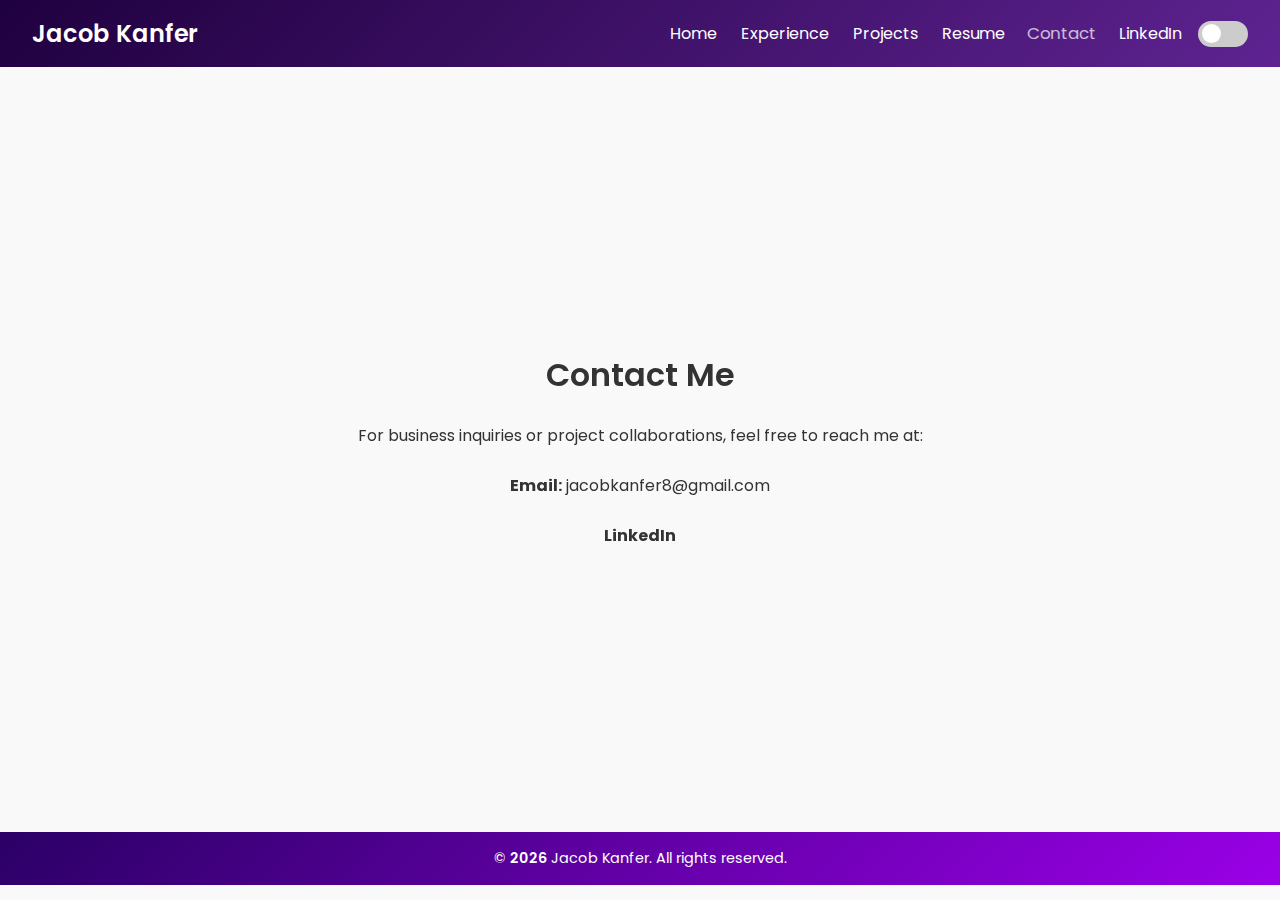
<file: contact.html>
<!DOCTYPE html>
<html lang="en">
<head>
  <meta charset="UTF-8" />
  <meta name="description" content="Contact Jacob Kanfer" />
  <meta name="keywords" content="Contact, Jacob Kanfer, Form, Email" />
  <meta name="author" content="Jacob Kanfer" />
  <meta name="viewport" content="width=device-width, initial-scale=1.0" />
  <title>Contact - Jacob Kanfer</title>

  <!-- Open Graph -->
  <meta property="og:title" content="Jacob Kanfer - Contact" />
  <meta property="og:description" content="Get in touch with Jacob Kanfer." />
  <meta property="og:url" content="https://jacobkanfer.com/contact.html" />

  <!-- Google Fonts -->
  <link rel="preconnect" href="https://fonts.gstatic.com" />
  <link
    href="https://fonts.googleapis.com/css2?family=Poppins:wght@300;400;600;700&display=swap"
    rel="stylesheet"
  />

  <!-- AOS CSS -->
  <link
    rel="stylesheet"
    href="https://unpkg.com/aos@2.3.1/dist/aos.css"
  />

  <!-- Main CSS -->
  <link rel="stylesheet" href="styles.css" />
</head>
<body>

  <!-- Navigation Bar -->
  <nav class="navbar">
    <div class="navbar-brand">
      <a href="index.html">Jacob Kanfer</a>
    </div>
    <div class="navbar-links">
      <a href="index.html">Home</a>
      <a href="experience.html">Experience</a>
      <a href="projects.html">Projects</a>
      <a href="resume.html">Resume</a>
      <a href="contact.html" class="active">Contact</a>
      <a
        href="https://www.linkedin.com/in/jacob-kanfer/"
        target="_blank"
        rel="noopener"
      >
        LinkedIn
      </a>
      <!-- Dark Mode Toggle -->
      <label class="switch">
        <input type="checkbox" id="darkModeToggle" />
        <span class="slider round"></span>
      </label>
    </div>
  </nav>

  <section class="contact-section" data-aos="fade-up">
    <h1>Contact Me</h1>
    <p>
      For business inquiries or project collaborations, feel free to reach me at:
      <br>
      <br>
      <strong>Email:</strong> <a href="mailto:jacobkanfer8@gmail.com">jacobkanfer8@gmail.com</a>
      <br>
      <br>
      <strong> <a href="https://www.linkedin.com/in/jacob-kanfer/" target="_blank">LinkedIn</a></strong>
    </p>
  </section>

  <footer>
    <p>&copy; <span id="year"></span> Jacob Kanfer. All rights reserved.</p>
  </footer>

  <!-- Back to Top Button -->
  <button id="backToTopBtn" title="Go to top">↑</button>

  <!-- AOS JS -->
  <script src="https://unpkg.com/aos@2.3.1/dist/aos.js"></script>
  <!-- Main JS -->
  <script src="main.js"></script>
</body>
</html>
</file>
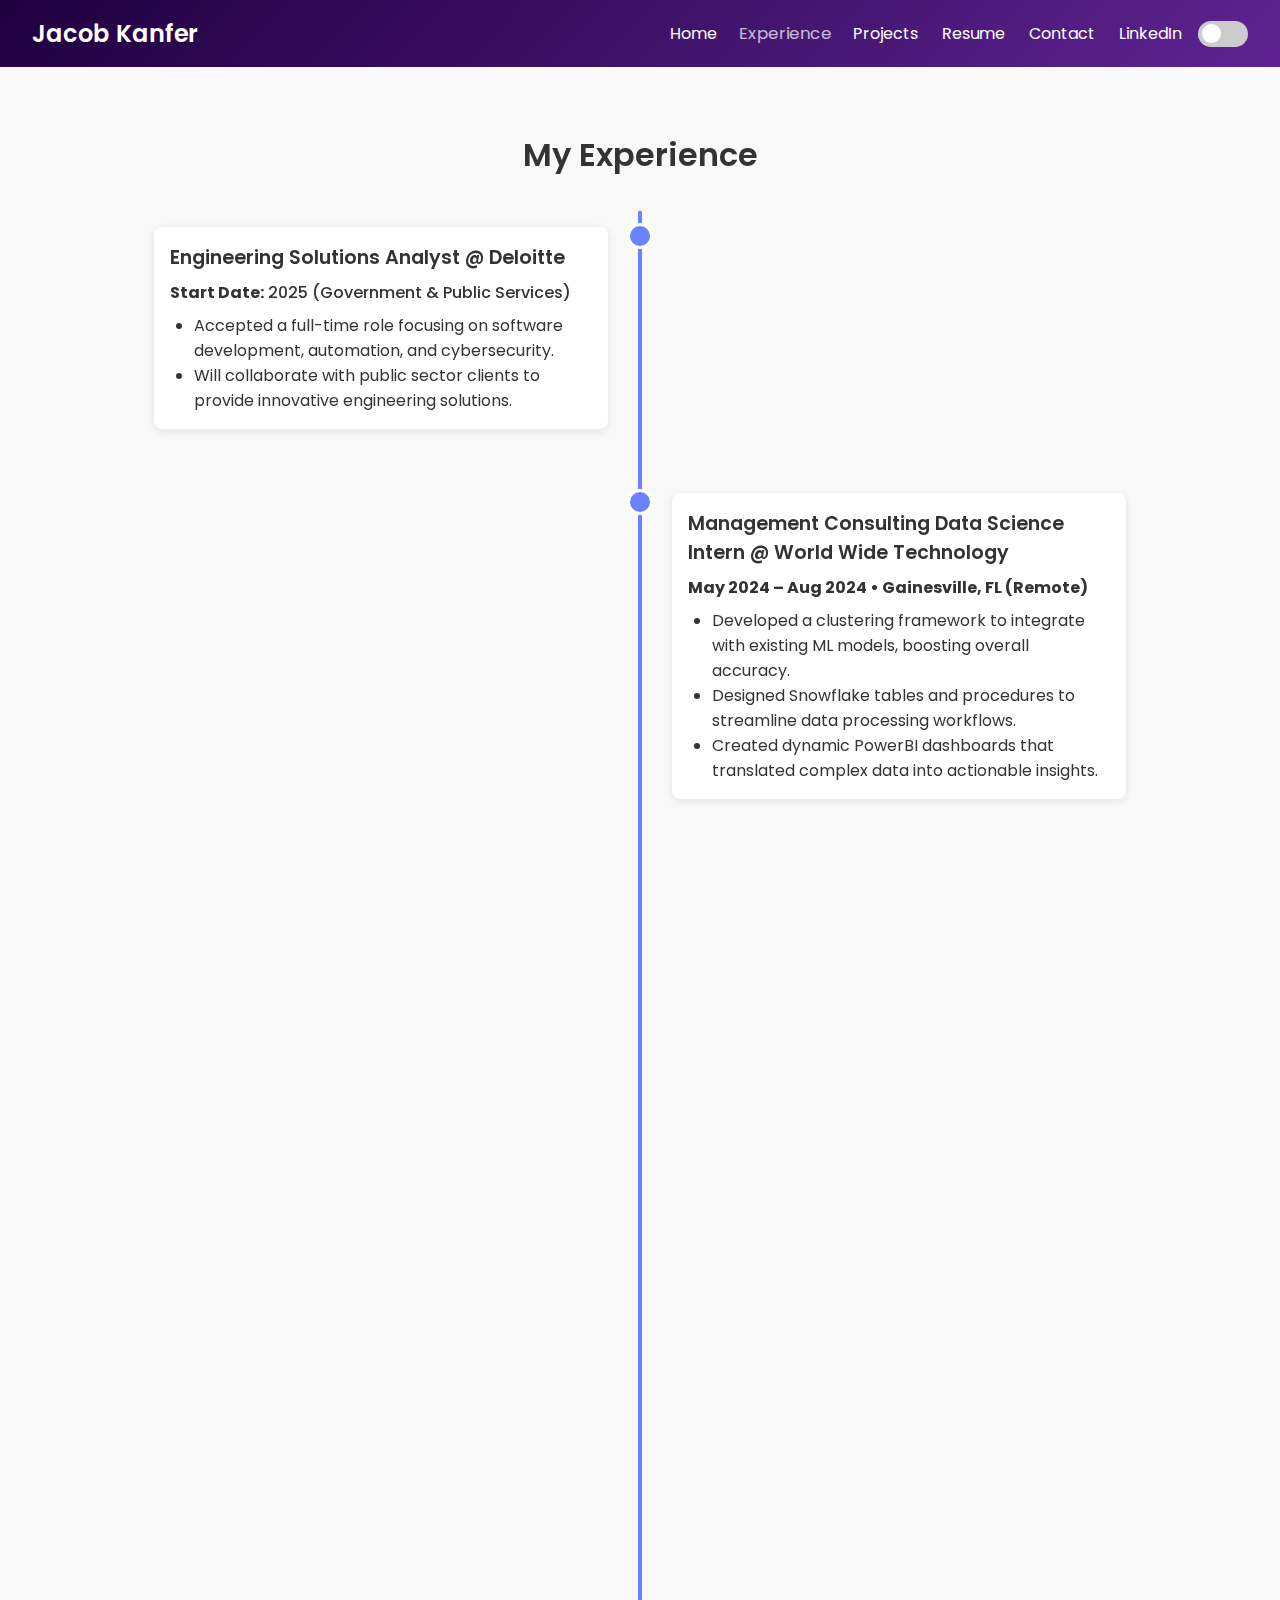
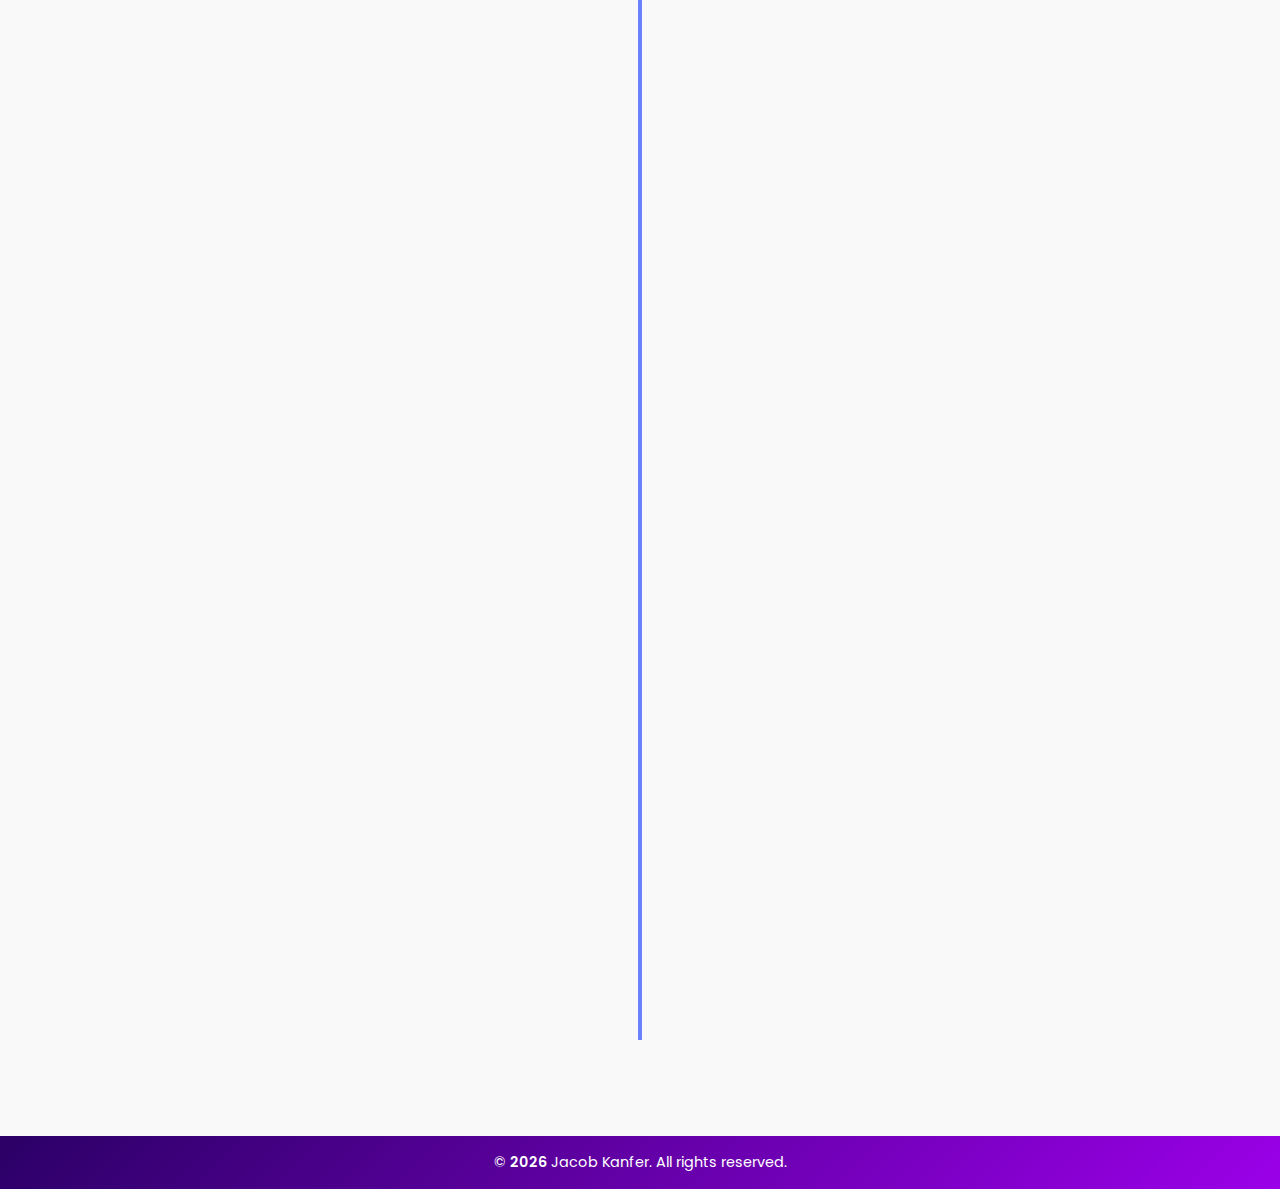
<file: experience.html>
<!DOCTYPE html>
<html lang="en">
<head>
  <meta charset="UTF-8" />
  <meta name="description" content="Experience of Jacob Kanfer" />
  <meta name="keywords" content="Jacob Kanfer, Experience, Leadership, Work, Timeline" />
  <meta name="author" content="Jacob Kanfer" />
  <meta name="viewport" content="width=device-width, initial-scale=1.0" />
  <title>Jacob Kanfer - Experience</title>

  <!-- Open Graph Tags -->
  <meta property="og:title" content="Jacob Kanfer - Experience" />
  <meta property="og:description" content="A timeline showcasing Jacob Kanfer's professional & leadership roles." />
  <meta property="og:url" content="https://jacobkanfer.com/experience.html" />

  <!-- Google Fonts -->
  <link rel="preconnect" href="https://fonts.gstatic.com" />
  <link
    href="https://fonts.googleapis.com/css2?family=Poppins:wght@300;400;600;700&display=swap"
    rel="stylesheet"
  />

  <!-- AOS CSS -->
  <link
    rel="stylesheet"
    href="https://unpkg.com/aos@2.3.1/dist/aos.css"
  />

  <!-- Main CSS -->
  <link rel="stylesheet" href="styles.css" />
</head>
<body>

  <!-- Navigation Bar -->
  <nav class="navbar">
    <div class="navbar-brand">
      <a href="index.html">Jacob Kanfer</a>
    </div>
    <div class="navbar-links">
      <a href="index.html">Home</a>
      <a href="experience.html" class="active">Experience</a>
      <a href="projects.html">Projects</a>
      <a href="resume.html">Resume</a>
      <a href="contact.html">Contact</a>
      <a
        href="https://www.linkedin.com/in/jacob-kanfer/"
        target="_blank"
        rel="noopener"
      >
        LinkedIn
      </a>
      <!-- Dark Mode Toggle -->
      <label class="switch">
        <input type="checkbox" id="darkModeToggle" />
        <span class="slider round"></span>
      </label>
    </div>
  </nav>

  <!-- Experience Timeline -->
  <section class="timeline-section">
    <h1 data-aos="fade-up">My Experience</h1>

    <div class="timeline">

      <!-- Deloitte Offer -->
      <div class="timeline-item" data-aos="fade-up">
        <div class="timeline-content">
          <h2>Engineering Solutions Analyst @ Deloitte</h2>
          <p><strong>Start Date:</strong> 2025 (Government &amp; Public Services)</p>
          <ul>
            <li>Accepted a full-time role focusing on software development, automation, and cybersecurity.</li>
            <li>Will collaborate with public sector clients to provide innovative engineering solutions.</li>
          </ul>
        </div>
      </div>

      <!-- WWT Internship (Data Science) -->
      <div class="timeline-item" data-aos="fade-up">
        <div class="timeline-content">
          <h2>Management Consulting Data Science Intern @ World Wide Technology</h2>
          <p><strong>May 2024 – Aug 2024 • Gainesville, FL (Remote)</strong></p>
          <ul>
            <li>Developed a clustering framework to integrate with existing ML models, boosting overall accuracy.</li>
            <li>Designed Snowflake tables and procedures to streamline data processing workflows.</li>
            <li>Created dynamic PowerBI dashboards that translated complex data into actionable insights.</li>
          </ul>
        </div>
      </div>

      <!-- Store Manager / Lead Technician -->
      <div class="timeline-item" data-aos="fade-up">
        <div class="timeline-content">
          <h2>Store Manager / Lead Technician @ Campus Phone Repairs</h2>
          <p><strong>Jan 2022 – Nov 2023 • Gainesville, FL</strong></p>
          <ul>
            <li>Hired, trained, and managed a team of four repair technicians.</li>
            <li>Set monthly strategic objectives to drive performance and revenue growth.</li>
            <li>Developed repair expertise for iPhones, Macs, Android, and Windows systems.</li>
          </ul>
        </div>
      </div>

      <!-- Chief of Staff -->
      <div class="timeline-item" data-aos="fade-up">
        <div class="timeline-content">
          <h2>Chief of Staff, UF Student Government</h2>
          <p><strong>Jul 2023 – Present • Gainesville, FL</strong></p>
          <ul>
            <li>Oversaw strategic allocation of a $23 million annual budget.</li>
            <li>Directed operational planning for 15 executive agencies.</li>
            <li>Streamlined decision-making by implementing effective administrative frameworks.</li>
          </ul>
        </div>
      </div>

      <!-- College of Engineering Senator -->
      <div class="timeline-item" data-aos="fade-up">
        <div class="timeline-content">
          <h2>College of Engineering Senator / Vice Chair, Budget & Appropriations</h2>
          <p><strong>Jan 2022 – Mar 2023 • UF Student Government</strong></p>
          <ul>
            <li>Developed a Python-based constituency tracker to automate approvals and notifications.</li>
            <li>Created a budget-creation script to streamline the $23.2 million SG budgeting process.</li>
            <li>Authored key legislation advocating for student-centric improvements.</li>
          </ul>
        </div>
      </div>

      <!-- President & Founding Exec VP -->
      <div class="timeline-item" data-aos="fade-up">
        <div class="timeline-content">
          <h2>President &amp; Founding Exec VP, Emerging Industries &amp; Research Club</h2>
          <p><strong>Aug 2022 – Sep 2024 • University of Florida</strong></p>
          <ul>
            <li>Drove membership expansion and created new executive roles.</li>
            <li>Organized events, workshops, and collaborative research opportunities.</li>
            <li>Improved organizational processes to enhance member engagement.</li>
          </ul>
        </div>
      </div>

      <!-- Beta Theta Pi (Exec VP) -->
      <div class="timeline-item" data-aos="fade-up">
        <div class="timeline-content">
          <h2>Executive Vice President, Beta Theta Pi</h2>
          <p><strong>Dec 2022 – May 2023 • University of Florida</strong></p>
          <ul>
            <li>Led a 15-member executive team to strengthen fraternity involvement and academic success.</li>
            <li>Managed a $120k+ annual budget for 180 members.</li>
          </ul>
        </div>
      </div>

      <!-- Awards -->
      <div class="timeline-item" data-aos="fade-up">
        <div class="timeline-content">
          <h2>Awards</h2>
          <ul>
            <li>Florida Blue Key Inducted Member</li>
            <li>John Michael Stratton - Outstanding Student Senator</li>
          </ul>
        </div>
      </div>

    </div>
  </section>

  <!-- Footer -->
  <footer>
    <p>&copy; <span id="year"></span> Jacob Kanfer. All rights reserved.</p>
  </footer>

  <!-- Back to Top Button -->
  <button id="backToTopBtn" title="Go to top">↑</button>

  <!-- AOS JS -->
  <script src="https://unpkg.com/aos@2.3.1/dist/aos.js"></script>
  <!-- Main JS -->
  <script src="main.js"></script>
</body>
</html>
</file>
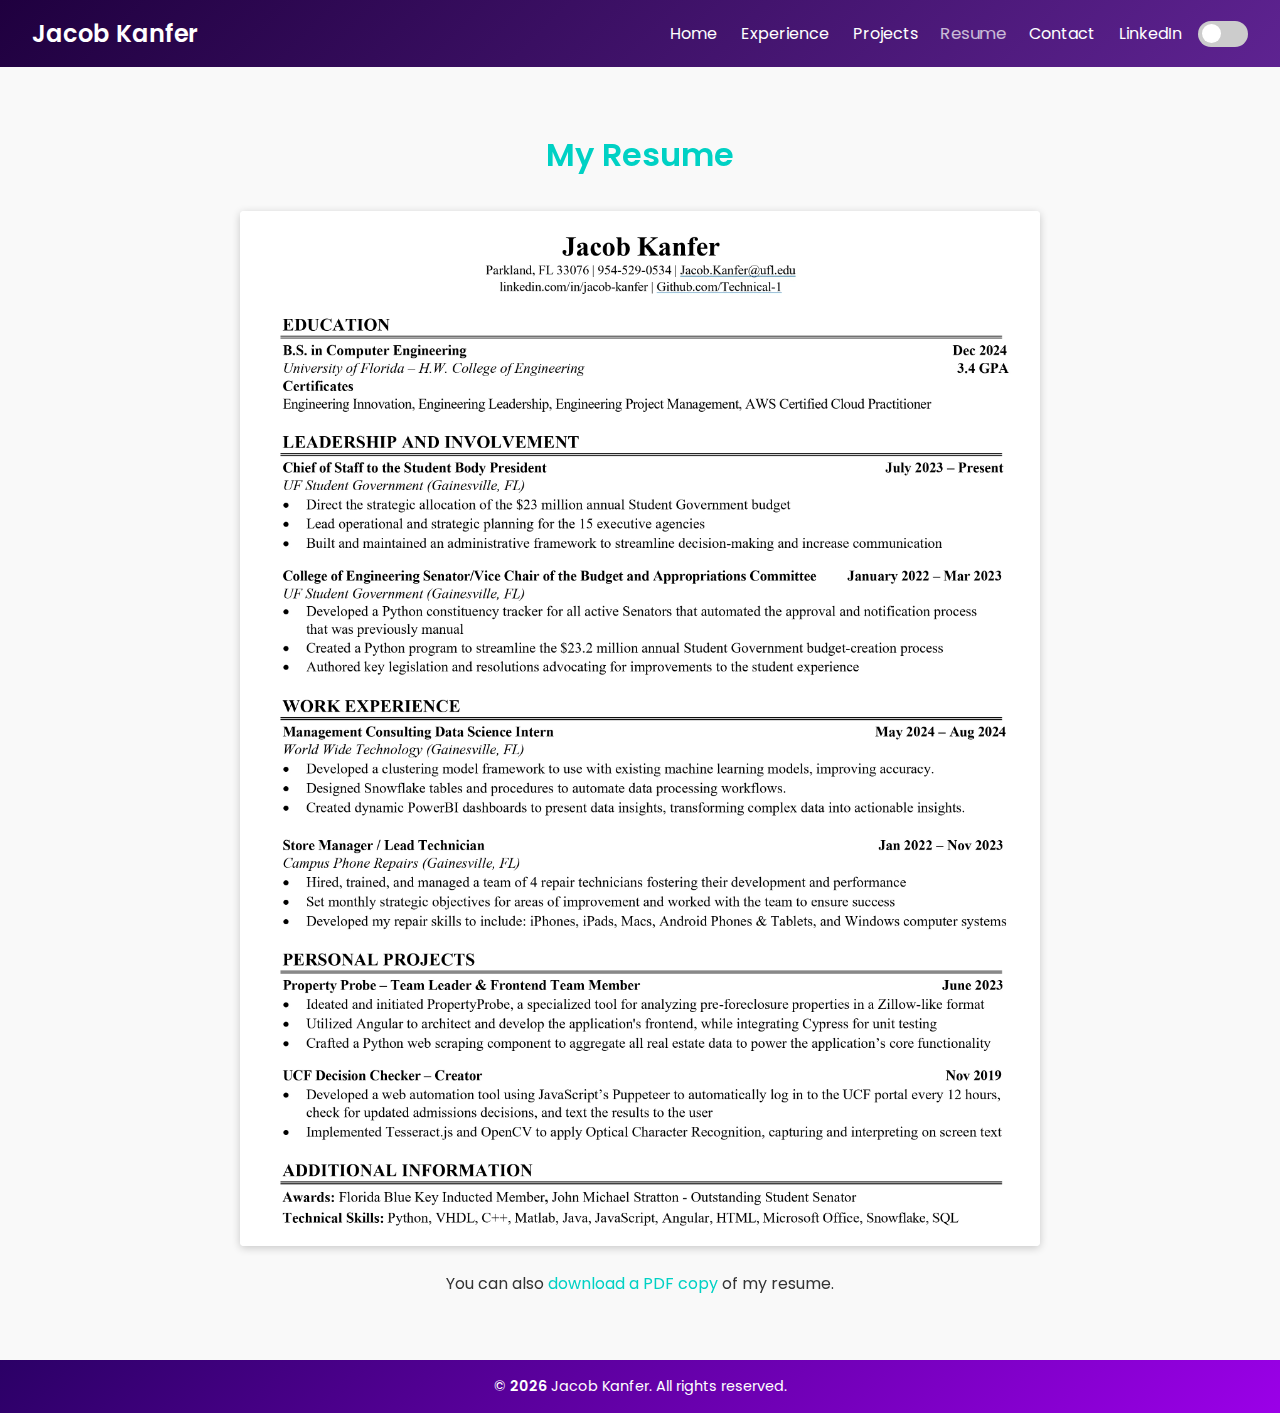
<file: resume.html>
<!DOCTYPE html>
<html lang="en">
<head>
  <meta charset="UTF-8" />
  <meta name="description" content="Resume of Jacob Kanfer" />
  <meta name="keywords" content="Jacob Kanfer, Resume, Developer, Deloitte" />
  <meta name="author" content="Jacob Kanfer" />
  <meta name="viewport" content="width=device-width, initial-scale=1.0" />
  <title>Jacob Kanfer - Resume</title>

  <!-- Open Graph -->
  <meta property="og:title" content="Jacob Kanfer - Resume" />
  <meta property="og:description" content="View or download the resume of Jacob Kanfer." />
  <meta property="og:url" content="https://jacobkanfer.com/resume.html" />

  <!-- Google Fonts -->
  <link rel="preconnect" href="https://fonts.gstatic.com" />
  <link
    href="https://fonts.googleapis.com/css2?family=Poppins:wght@300;400;600;700&display=swap"
    rel="stylesheet"
  />

  <!-- AOS CSS -->
  <link rel="stylesheet" href="https://unpkg.com/aos@2.3.1/dist/aos.css" />

  <!-- Main CSS -->
  <link rel="stylesheet" href="styles.css" />
</head>
<body>

  <!-- Navigation Bar -->
  <nav class="navbar">
    <div class="navbar-brand">
      <a href="index.html">Jacob Kanfer</a>
    </div>
    <div class="navbar-links">
      <a href="index.html">Home</a>
      <a href="experience.html">Experience</a>
      <a href="projects.html">Projects</a>
      <a href="resume.html" class="active">Resume</a>
      <a href="contact.html">Contact</a>
      <a
        href="https://www.linkedin.com/in/jacob-kanfer/"
        target="_blank"
        rel="noopener"
      >
        LinkedIn
      </a>
      <!-- Dark Mode Toggle -->
      <label class="switch">
        <input type="checkbox" id="darkModeToggle" />
        <span class="slider round"></span>
      </label>
    </div>
  </nav>

  <!-- Resume Section -->
  <section class="resume-section" data-aos="fade-up">
    <h1 style="color: #00d1c4;">My Resume</h1>

    <div class="resume-images-container">
      <img 
        src="./Kanfer_Resume.jpg" 
        alt="Jacob Kanfer Resume" 
        class="resume-img"
        onclick="openModal()"
      />
    </div>
    <br>
    <p>
      You can also
      <a style="color: #00d1c4;" href="./Kanfer_Resume.pdf" download target="_blank">
        download a PDF copy
      </a>
      of my resume.
    </p>
  </section>

  <div id="resumeModal" class="modal" onclick="closeModal()">
    <span class="modal-close" onclick="closeModal()">×</span>
    <img class="modal-content-img" id="modalImg" alt="Zoomed Resume" />
  </div>

  <!-- Footer -->
  <footer>
    <p>&copy; <span id="year"></span> Jacob Kanfer. All rights reserved.</p>
  </footer>

  <!-- Back to Top Button -->
  <button id="backToTopBtn" title="Go to top">↑</button>

  <!-- AOS JS -->
  <script src="https://unpkg.com/aos@2.3.1/dist/aos.js"></script>
  <!-- Main JS -->
  <script src="main.js"></script>

  <script>
    function openModal() {
      const modal = document.getElementById("resumeModal");
      const modalImg = document.getElementById("modalImg");
      const resumeImg = document.querySelector(".resume-img");
      modal.style.display = "block";
      modalImg.src = resumeImg.src;
    }

    function closeModal() {
      const modal = document.getElementById("resumeModal");
      modal.style.display = "none";
    }
  </script>
</body>
</html>
</file>
<file: styles.css>
/***********************************************
                BASE STYLES
***********************************************/
* {
  margin: 0;
  padding: 0;
  box-sizing: border-box;
}

html, body {
  font-family: 'Poppins', sans-serif;
  background: #f9f9f9;
  color: #333;
  scroll-behavior: smooth;
}

a {
  text-decoration: none;
  color: inherit;
  cursor: pointer;
}

img {
  max-width: 100%;
  display: block;
}

/***********************************************
              DARK MODE OVERRIDES
***********************************************/
body.dark-mode {
  background: #121212;
  color: #e0e0e0;
}

/***********************************************
                NAVIGATION BAR
***********************************************/
.navbar {
  display: flex;
  justify-content: space-between;
  align-items: center;
  background: linear-gradient(135deg, #1f003f, #5e2391);
  padding: 1rem 2rem;
  position: sticky;
  top: 0;
  z-index: 999;
}

.navbar-brand a {
  font-size: 1.5rem;
  font-weight: 600;
  color: #fff;
}

.navbar-links {
  display: flex;
  flex-wrap: wrap;
  align-items: center;
  justify-content: flex-end;
  max-width: 100%;
}

.navbar-links a {
  margin-left: 1.5rem;
  color: #fff;
  font-weight: 400;
  transition: transform 0.2s ease, opacity 0.3s ease;
  white-space: nowrap;
}

.navbar-links a:hover,
.navbar-links a.active {
  opacity: 0.7;
  transform: scale(1.05);
}

/* Dark Mode for Navbar */
body.dark-mode .navbar {
  background: linear-gradient(135deg, #1f003f, #5e2391);
}

/***********************************************
            DARK MODE TOGGLE SWITCH
***********************************************/
.switch {
  position: relative;
  display: inline-block;
  width: 50px;
  height: 26px;
  margin-left: 1rem;
}

.switch input {
  opacity: 0;
  width: 0;
  height: 0;
}

.slider.round {
  position: absolute;
  cursor: pointer;
  background-color: #ccc;
  top: 0; left: 0; right: 0; bottom: 0;
  transition: .4s;
  border-radius: 26px;
}

.slider.round:before {
  position: absolute;
  content: "";
  height: 19px; width: 19px;
  left: 4px; bottom: 3.5px;
  background-color: #fff;
  border-radius: 50%;
  transition: .4s;
}

input:checked + .slider.round {
  background-color: #2196F3;
}
input:checked + .slider.round:before {
  transform: translateX(24px);
}

/***********************************************
                HERO SECTION
***********************************************/
.hero.hero-thin {
  min-height: 40vh;
}

.hero {
  display: flex;
  align-items: center;
  justify-content: center;
  color: #fff;
  background: rgba(30, 9, 65);
  text-align: center;
  padding: 2rem;
  position: relative;
}

.hero::before {
  content: "";
  position: absolute;
  top: 0; left: 0;
  width: 100%;
  height: 100%;
  z-index: 0;
}

.hero-content {
  position: relative;
  z-index: 1;
  max-width: 800px;
}

.hero-content h1 {
  font-size: 2.5rem;
  margin-bottom: 1rem;
  font-weight: 700;
}

.hero-content h2 {
  font-size: 1.6rem;
  margin-bottom: 1rem;
  font-weight: 400;
}

.highlight {
  color: #00d1c4;
}

.btn-black {
  background-color: #000;
  color: #fff;
}

.btn {
  display: inline-block;
  margin-top: 1rem;
  padding: 0.75rem 1.5rem;
  background-color: #00d1c4;
  color: #333;
  font-weight: 600;
  border-radius: 4px;
  transition: background 0.3s ease, transform 0.2s ease;
}
.btn:hover {
  background-color: #00d1c4;
  transform: scale(1.05);
}

/* Scroll Down Arrow */
.scroll-down {
  font-size: 2rem;
  margin-top: 1.5rem;
  cursor: pointer;
  transition: transform 0.2s ease;
}
.scroll-down:hover {
  transform: translateY(5px);
}

/***********************************************
                ABOUT SECTION
***********************************************/
.about-section {
  padding: 4rem 2rem;
  max-width: 1000px;
  margin: 0 auto;
}

.about-section h2 {
  font-size: 1.8rem;
  margin-bottom: 1rem;
  font-weight: 600;
}

.about-flex {
  display: flex;
  flex-direction: row;
  align-items: flex-start;
  gap: 2rem;
}

.about-image {
  flex: 0 0 auto; 
  max-width: 200px;
  margin-right: 2rem;
}

.about-image img {
  border-radius: 8px;
  max-width: 100%;
  height: auto;
  margin-top: 2.5rem;
}

.about-text {
  flex: 1;
}

/* For mobile responsiveness, vertical stacking on narrow screens */
@media (max-width: 768px) {
  .about-flex {
    flex-direction: column;
    align-items: center;
  }
  .about-image {
    margin-right: 0;
    margin-bottom: 1rem;
  }
}

body.dark-mode h2 {
  color: #00d1c4;
}
/***********************************************
        CERTIFICATES & SKILLS SECTIONS
***********************************************/
.certificates-section,
.skills-section {
  padding: 2rem 2rem;
  max-width: 800px;
  margin: 0 auto;
  text-align: center;
}

.certificates-section h2,
.skills-section h2 {
  font-size: 1.8rem;
  margin-bottom: 1rem;
  font-weight: 600;
}

.skills-list {
  list-style-type: none;
  display: flex;
  flex-wrap: wrap;
  gap: 1rem;
  justify-content: center;
  margin-top: 1rem;
}

.skills-list li {
  background: #fff;
  padding: 0.5rem 1rem;
  border-radius: 4px;
  box-shadow: 0 2px 8px rgba(0,0,0,0.1);
  font-weight: 500;
}

body.dark-mode .skills-list li {
  background: #333;
  color: #fff;
}

/***********************************************
            TIMELINE (EXPERIENCE PAGE)
***********************************************/
.timeline-section {
  padding: 4rem 2rem;
  max-width: 1100px;
  margin: 0 auto;
  text-align: center;
}

.timeline-section h1 {
  font-size: 2rem;
  margin-bottom: 2rem;
  font-weight: 600;
}

.timeline {
  position: relative;
  margin: 2rem 0;
}

.timeline::before {
  content: '';
  position: absolute;
  left: 50%;
  width: 4px;
  background: #6a82fb;
  top: 0;
  bottom: 0;
  transform: translateX(-50%);
}

.timeline-item {
  position: relative;
  width: 50%;
  padding: 1rem 2rem;
  margin-bottom: 2rem;
}

.timeline-item:nth-child(odd) {
  left: 0;
  text-align: left;
}

.timeline-item:nth-child(even) {
  left: 50%;
  text-align: left;
}

.timeline-content {
  background: #fff;
  padding: 1rem;
  border-radius: 8px;
  position: relative;
  box-shadow: 0 2px 8px rgba(0,0,0,0.1);
}

body.dark-mode .timeline-content {
  background: #333;
  color: #fff;
}

.timeline-content h2 {
  margin-bottom: 0.5rem;
  font-size: 1.2rem;
  font-weight: 600;
}

.timeline-content p {
  margin-bottom: 0.5rem;
  font-weight: 500;
}

.timeline-content ul {
  list-style-type: disc;
  margin-left: 1.5rem;
}

.timeline-item::before {
  content: '';
  position: absolute;
  top: 15px;
  width: 20px;
  height: 20px;
  border-radius: 50%;
  background: #6a82fb;
  box-shadow: 0 0 0 3px #fff;
}

.timeline-item:nth-child(odd)::before {
  right: -10px;
}

.timeline-item:nth-child(even)::before {
  left: -10px;
}

body.dark-mode .timeline-content h2 {
  color: #00d1c4;
}

@media (max-width: 768px) {
  .timeline::before {
    left: 0;
    transform: none;
  }
  .timeline-item {
    width: 100%;
    left: 0 !important;
    text-align: left !important;
    margin-bottom: 2rem;
  }
  .timeline-item:nth-child(odd),
  .timeline-item:nth-child(even) {
    left: 0;
  }
  .timeline-item:nth-child(odd)::before,
  .timeline-item:nth-child(even)::before {
    left: -10px;
    right: auto;
  }
}

/***********************************************
                PROJECTS SECTION
***********************************************/
.projects-section {
  padding: 2rem 2rem;
  max-width: 900px;
  margin: 0 auto;
  text-align: center;
}

.projects-section h1 {
  font-size: 2rem;
  margin-bottom: 2rem;
  font-weight: 600;
}

.github-graphs {
  display: flex;
  flex-wrap: wrap;
  justify-content: center;
  gap: 1rem;
  margin-bottom: 2rem;
}

.github-graphs img {
  flex: 0 0 auto;
  border-radius: 8px;
  height: 150px;
}
.projects-grid {
  display: grid;
  grid-template-columns: repeat(auto-fill, minmax(300px, 1fr));
  gap: 1.5rem;
  margin-top: 2rem;
}

.project-card-wrapper {
  display: flex;
  flex-direction: column;
  justify-content: space-between;
  background: #fff;
  border: 1px solid #e2e8f0;
  border-radius: 0.5rem;
  box-shadow: 0 2px 5px rgba(0,0,0,0.1);
  text-decoration: none;
  color: #333;
  transition: 0.3s ease;
  text-align: left;
  padding: 1rem;
}

.project-card-wrapper:hover {
  opacity: 0.9;
  transform: scale(1.02);
}

.repo-title {
  font-weight: 600;
  font-size: 0.95rem;
  margin-bottom: 0.5rem;
}
.repo-name {
    
  margin-right: 0.3rem;
}
.repo-label {
  font-size: 0.85rem;
  color: #999;
}
.repo-desc {
  font-size: 0.85rem;
  line-height: 1.4;
  margin-bottom: 0.75rem;
}
.repo-link {
  display: inline-flex;
  align-items: center;
  font-size: 0.85rem;
  color: #1e90ff;
  font-weight: 500;
  text-decoration: none;
  margin-bottom: 1rem;
}
.repo-link svg {
  width: 1rem;
  height: 1rem;
  margin-left: 4px;
}
.languages {
  display: flex;
  flex-wrap: wrap;
  gap: 0.75rem;
  align-items: center;
}
.tech-badge {
  display: inline-flex;
  align-items: center;
  font-size: 0.9rem;
  font-weight: 500;
  gap: 0.4rem;
}
.tech-dot {
  display: inline-block;
  width: 0.6rem;
  height: 0.6rem;
  border-radius: 9999px;
  background: #999;
}

.bg-python {
  background: rgba(69,113,161);
}
.bg-javascript {
  background: rgba(238,225,112);
}
.bg-html {
  background: rgba(210,87,53);
}
.bg-css {
  background: rgba(95,54,148);
}
.bg-go {
  background: rgba(77,120,212);
}
.bg-bash {
  background: rgba(68,118,192);
}
.bg-typescript {
  background: rgba(68,118,192);
}
.bg-shell {
  background: rgba(157,222,102);
}
.bg-rust {
  background: rgba(213,167,137);
}

body.dark-mode .tech-dot {
  opacity: 0.9;
}
.repo-date {
  font-size: 0.75rem;
  color: #888;
  margin-bottom: 1rem;
}

body.dark-mode .lang-badge {
  background-color: #444;
  color: #fff;
}

body.dark-mode .project-card-wrapper {
background-color: #444;
color: #fff;

  padding: 1rem;
}
body.dark-mode .repo-label {
  color: #fff;
}
body.dark-mode .repo-date {
  color: #00d1c4;
}
body.dark-mode .repo-name {
    color: #00d1c4;
}

/***********************************************
                RESUME SECTION
***********************************************/
.resume-section {
  padding: 4rem 2rem;
  max-width: 900px;
  margin: 0 auto;
  text-align: center;
}

.resume-section h1 {
  font-size: 2rem;
  margin-bottom: 2rem;
  font-weight: 600;
}

.resume-images-container {
  display: flex;
  flex-direction: column;
  align-items: center;
  gap: 2rem;
}

.resume-img {
  width: 100%;
  max-width: 800px;
  border-radius: 4px;
  box-shadow: 0 2px 8px rgba(0,0,0,0.2);
  cursor: zoom-in;
}

.modal {
  display: none;
  position: fixed;
  z-index: 9999;
  left: 0;
  top: 0;
  width: 100%;
  height: 100%;
  overflow: auto;
  background-color: rgba(0,0,0,0.8);
}

.modal-close {
  position: absolute;
  top: 1rem;
  right: 1rem;
  color: #fff;
  font-size: 2rem;
  font-weight: bold;
  cursor: pointer;
  z-index: 10000;
}

.modal-content-img {
  margin: auto;
  display: block;
  max-width: 80%;
  max-height: 80vh;
  border-radius: 8px;
  box-shadow: 0 2px 8px rgba(255,255,255,0.5);
  margin-top: 5%;
}

body.dark-mode .modal {
  background-color: rgba(0,0,0,0.9);
}

/***********************************************
              CONTACT SECTION
***********************************************/
.contact-section {
  min-height: 85vh;
  padding: 4rem 2rem;
  display: flex;
  flex-direction: column;
  align-items: center;
  justify-content: center;
  text-align: center;
}

.contact-section h1 {
  font-size: 2rem;
  margin-bottom: 1.5rem;
  font-weight: 600;
}

body.dark-mode h1{
  color: #00d1c4;
}

/***********************************************
                  FOOTER
***********************************************/
footer {
  background: linear-gradient(135deg, #2b0066, #9b00e8);
  color: #fff;
  text-align: center;
  padding: 1rem;
}

footer p {
  font-size: 0.9rem;
}

/***********************************************
              UTILITY / GLOBAL
***********************************************/
#year {
  font-weight: 600;
}

/* Back to Top Button */
#backToTopBtn {
  display: none;
  position: fixed;
  bottom: 40px;
  right: 40px;
  z-index: 10000;
  font-size: 1.5rem;
  border: none;
  outline: none;
  background-color: rgba(30,9,65);
  color: #fff;
  cursor: pointer;
  padding: 0.5rem 0.75rem;
  border-radius: 4px;
  box-shadow: 0 2px 4px rgba(0,0,0,0.2);
  transition: transform 0.2s ease;
}

#backToTopBtn:hover {
  transform: scale(1.1);
}

body.dark-mode #backToTopBtn {
  background-color: #444;
  color: #fff;
}
</file>
